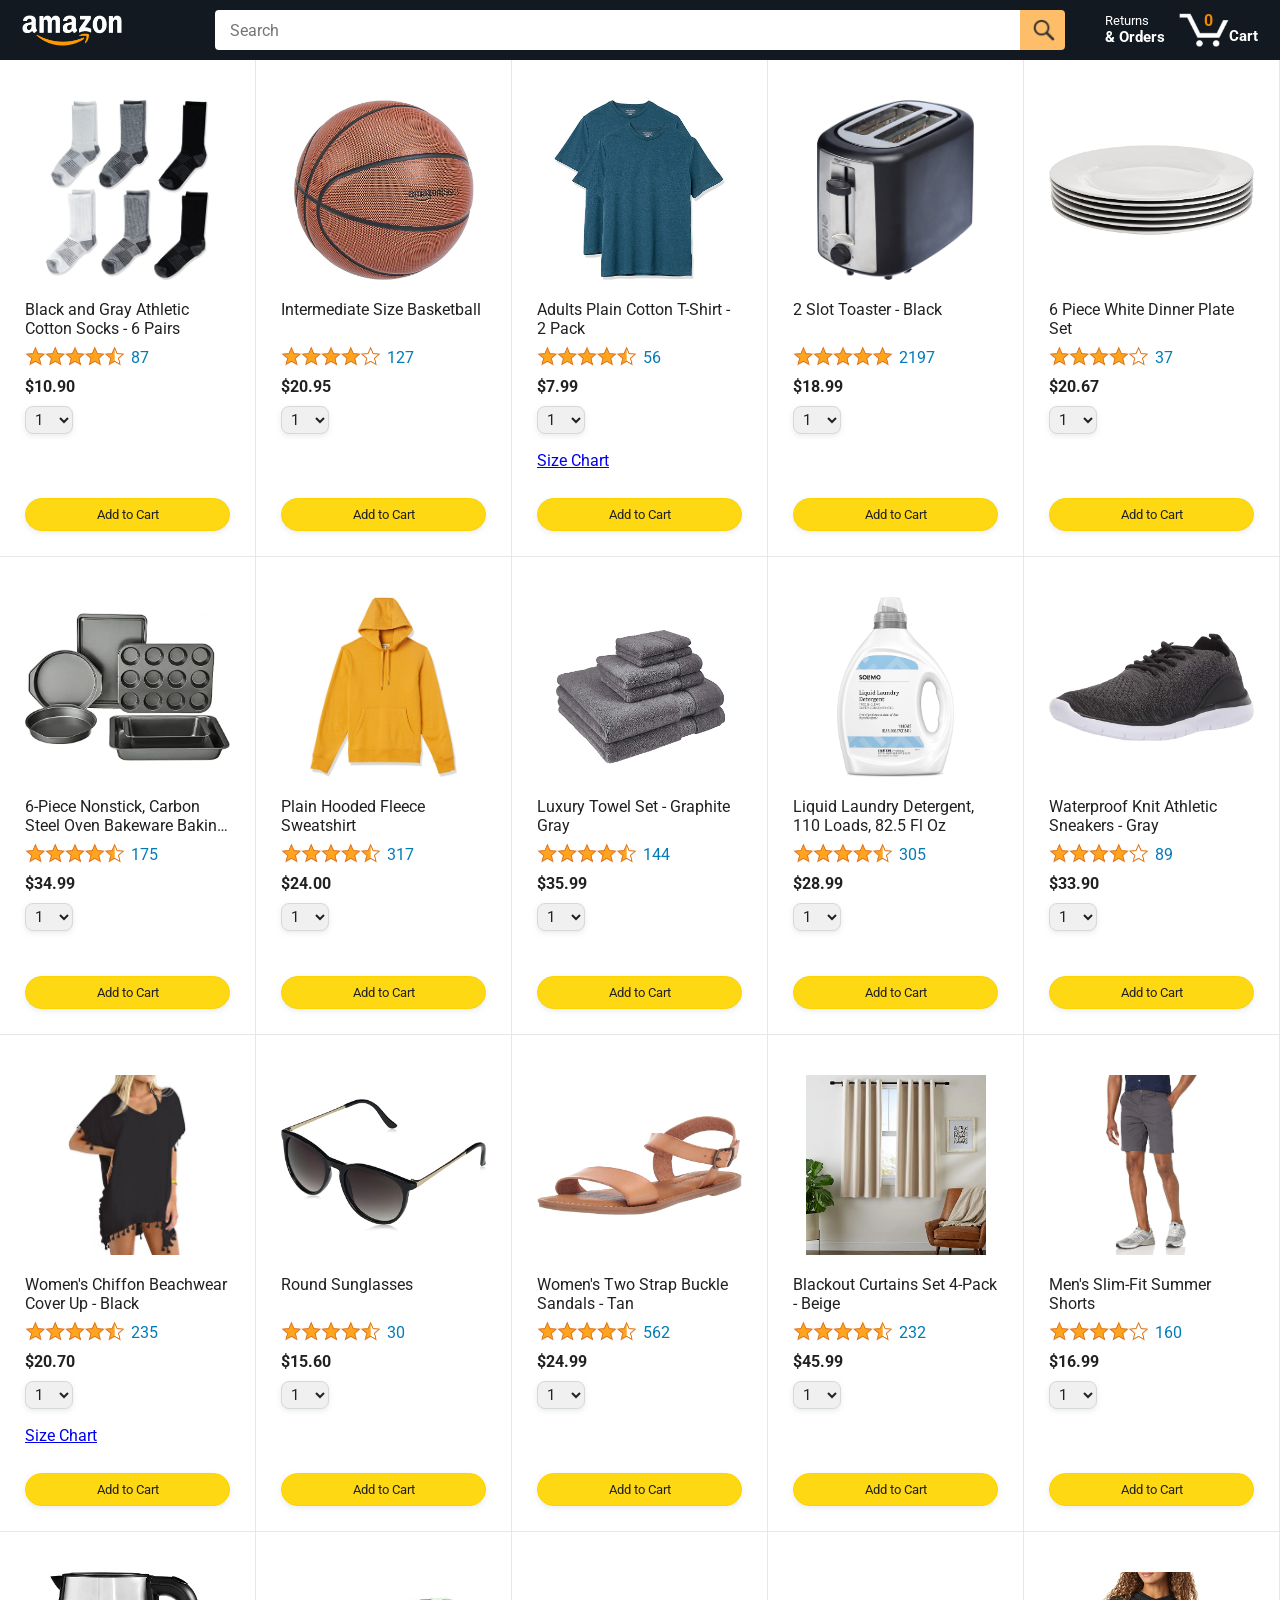
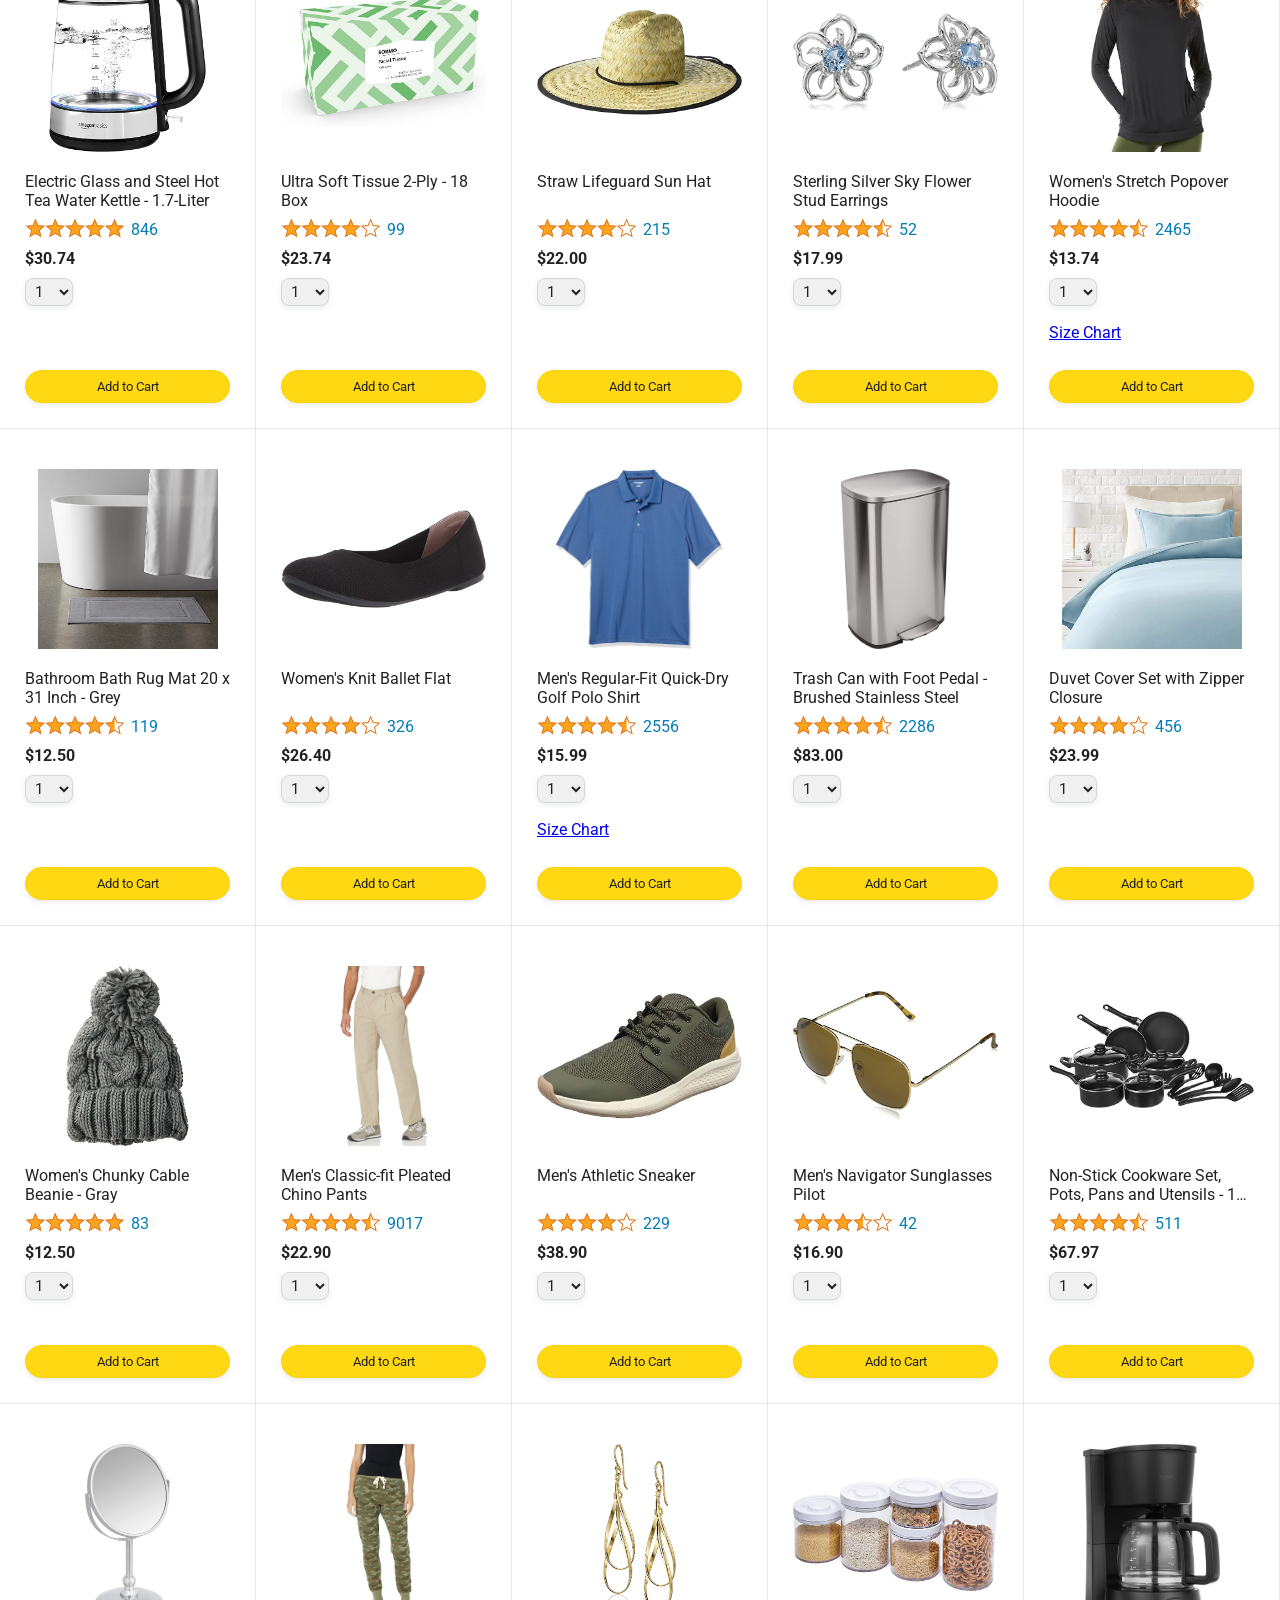
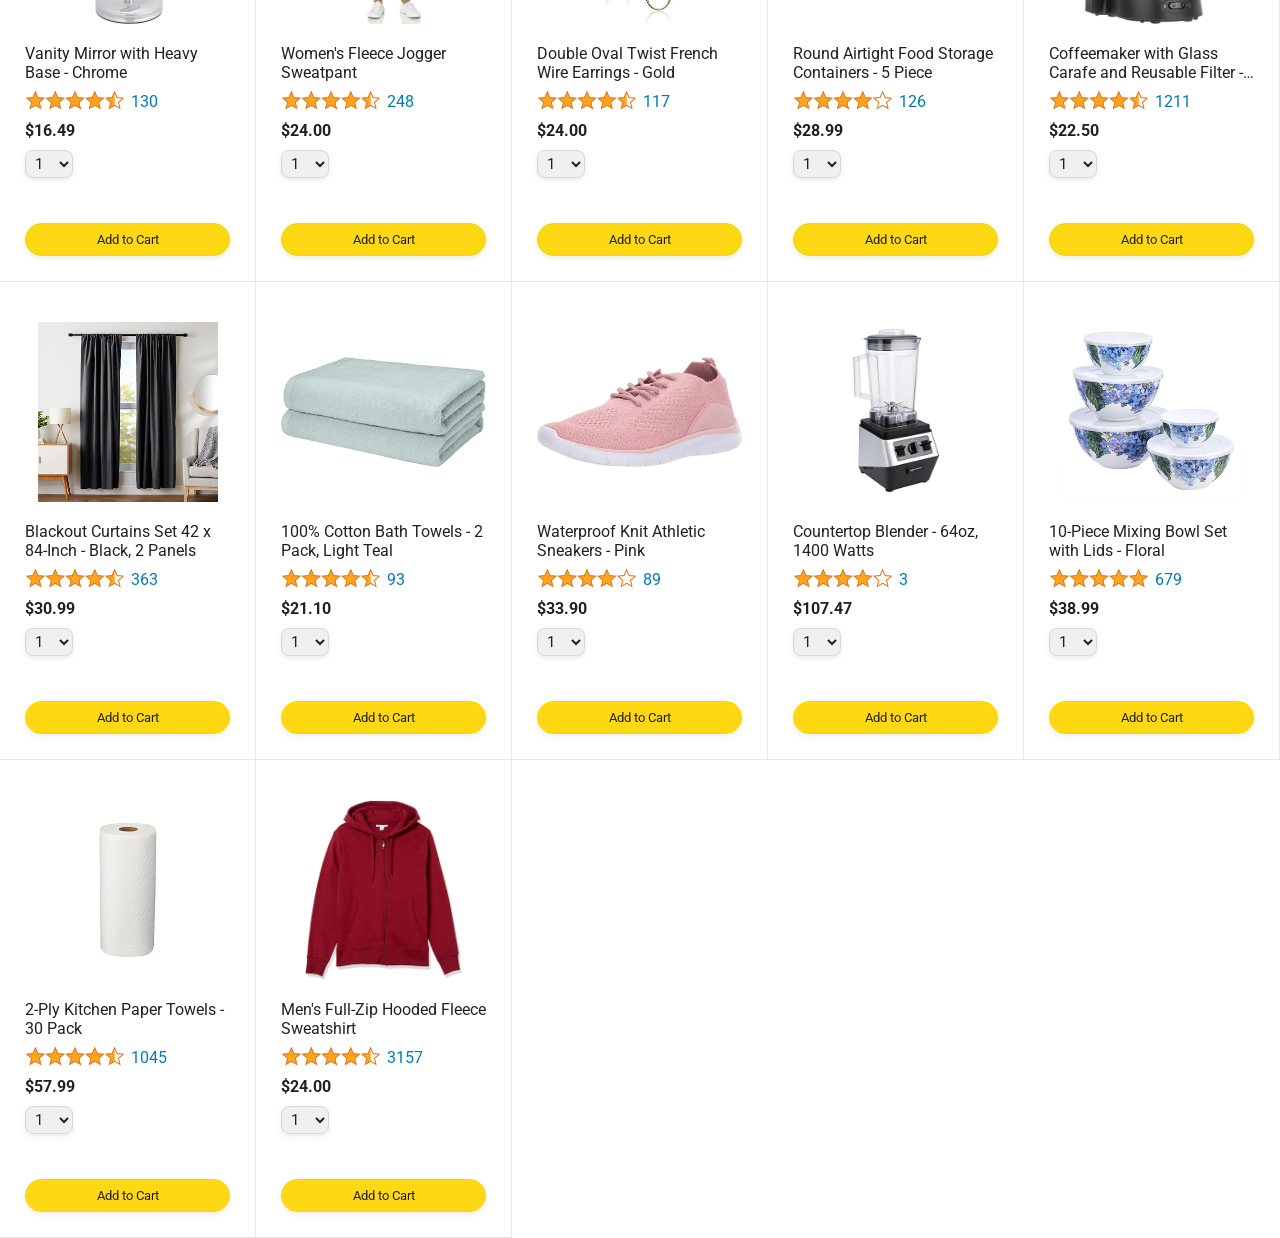
<file: index.html>
<!DOCTYPE html>
<html>

<head>
  <title>Amazon Project</title>

  <meta name="viewport" content="width=device-width, initial-scale=1">

  <link rel="preconnect" href="https://fonts.googleapis.com">
  <link rel="preconnect" href="https://fonts.gstatic.com" crossorigin>
  <link href="https://fonts.googleapis.com/css2?family=Roboto:wght@400;500;700&display=swap" rel="stylesheet">

  
  <link rel="stylesheet" href="styles/general.css">
  <link rel="stylesheet" href="styles/amazon.css">
  <link rel="stylesheet" href="styles/amazon2.css">
</head>

<body>
  <div class="amazon-header">
    <div class="amazon-header-left-section">
      <a href="amazon.html" class="header-link">
        <img class="amazon-logo" src="images/amazon-logo-white.png">
        <img class="amazon-mobile-logo" src="images/amazon-mobile-logo-white.png">
      </a>
    </div>

    <div class="amazon-header-middle-section">
      <input class="search-bar" type="text" placeholder="Search">

      <button class="search-button">
        <img class="search-icon" src="images/icons/search-icon.png">
      </button>
    </div>

    <div class="amazon-header-right-section">
      <a class="orders-link header-link" href="orders.html">
        <span class="returns-text">Returns</span>
        <span class="orders-text">& Orders</span>
      </a>

      <a class="cart-link header-link" href="checkout.html">
        <img class="cart-icon" src="images/icons/cart-icon.png">
        <div class="cart-quantity js-quantity">0</div>
        <div class="cart-text">Cart</div>
      </a>
    </div>
  </div>

  <div class="main">
    <div class="products-grid js-grid">
    </div>
  </div>
  
  
  <script type="module" src="javascript/amazon.js"></script>
</body>

</html>
</file>
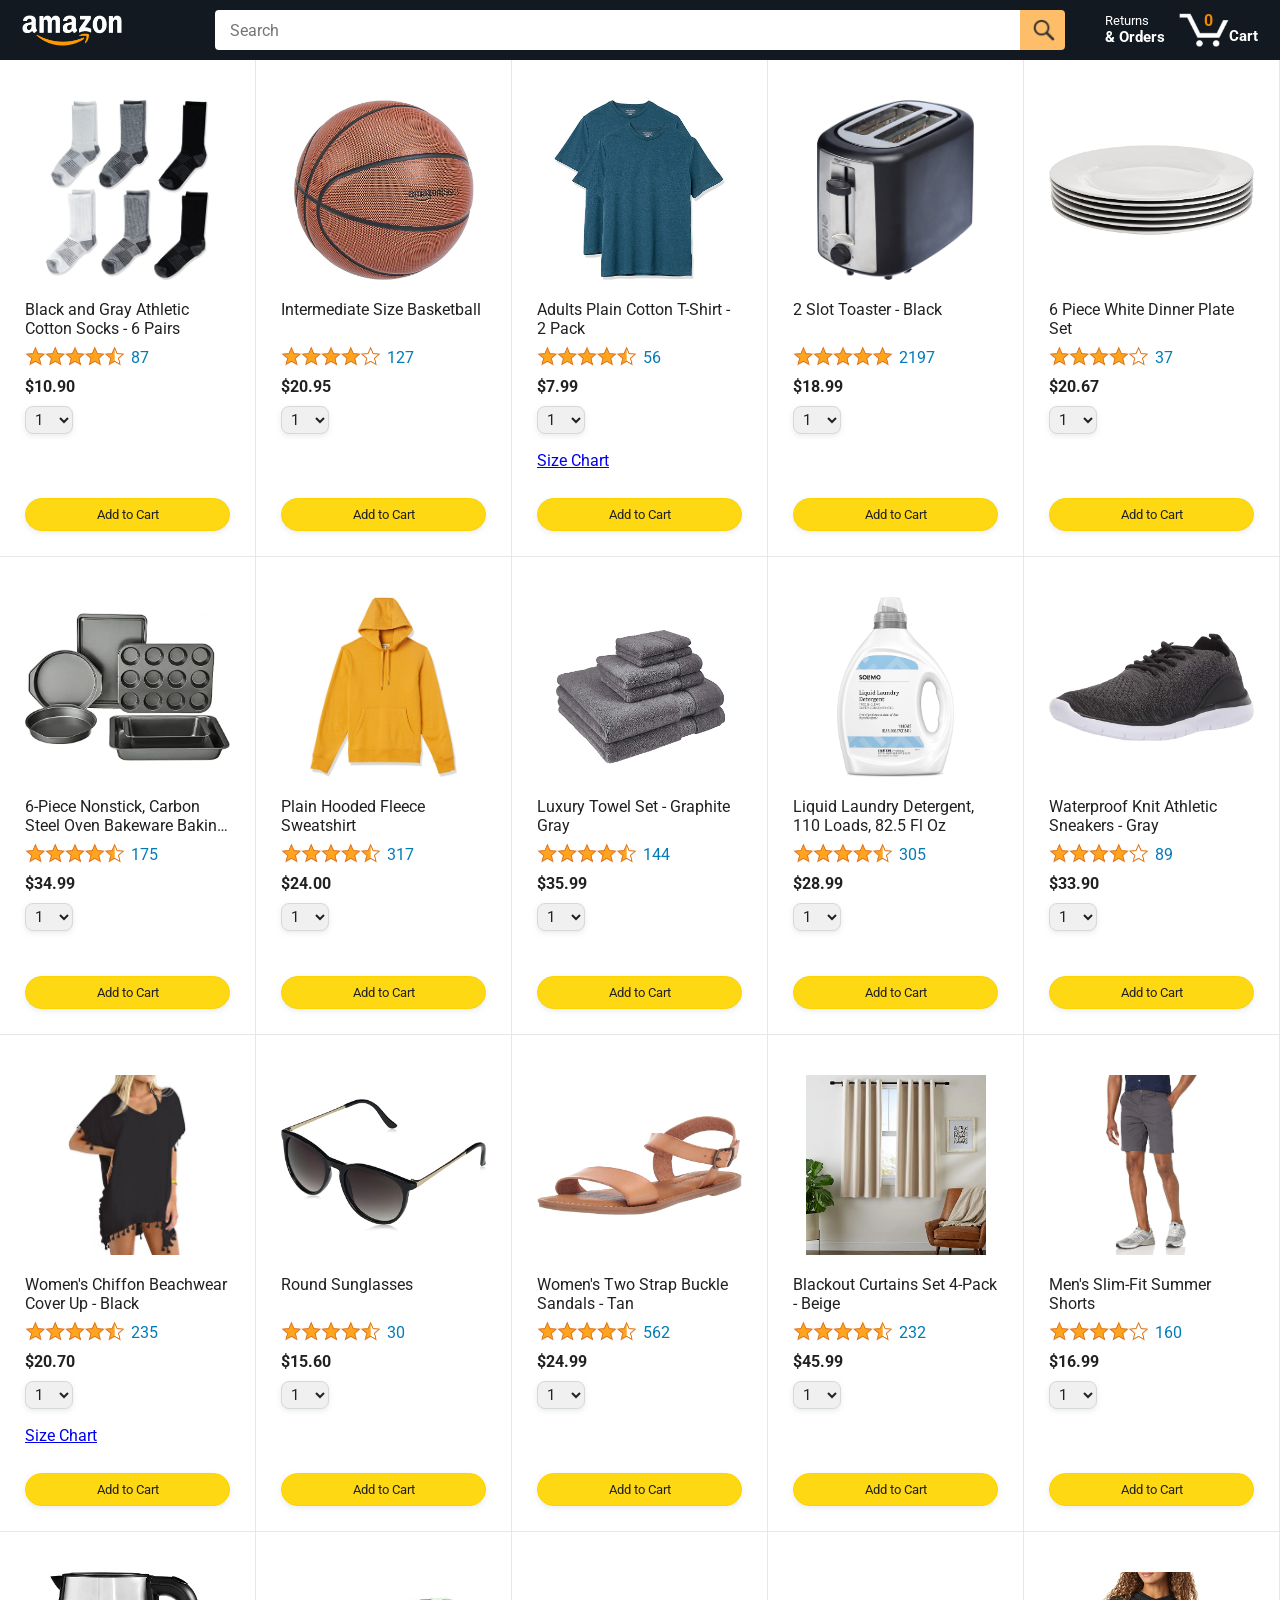
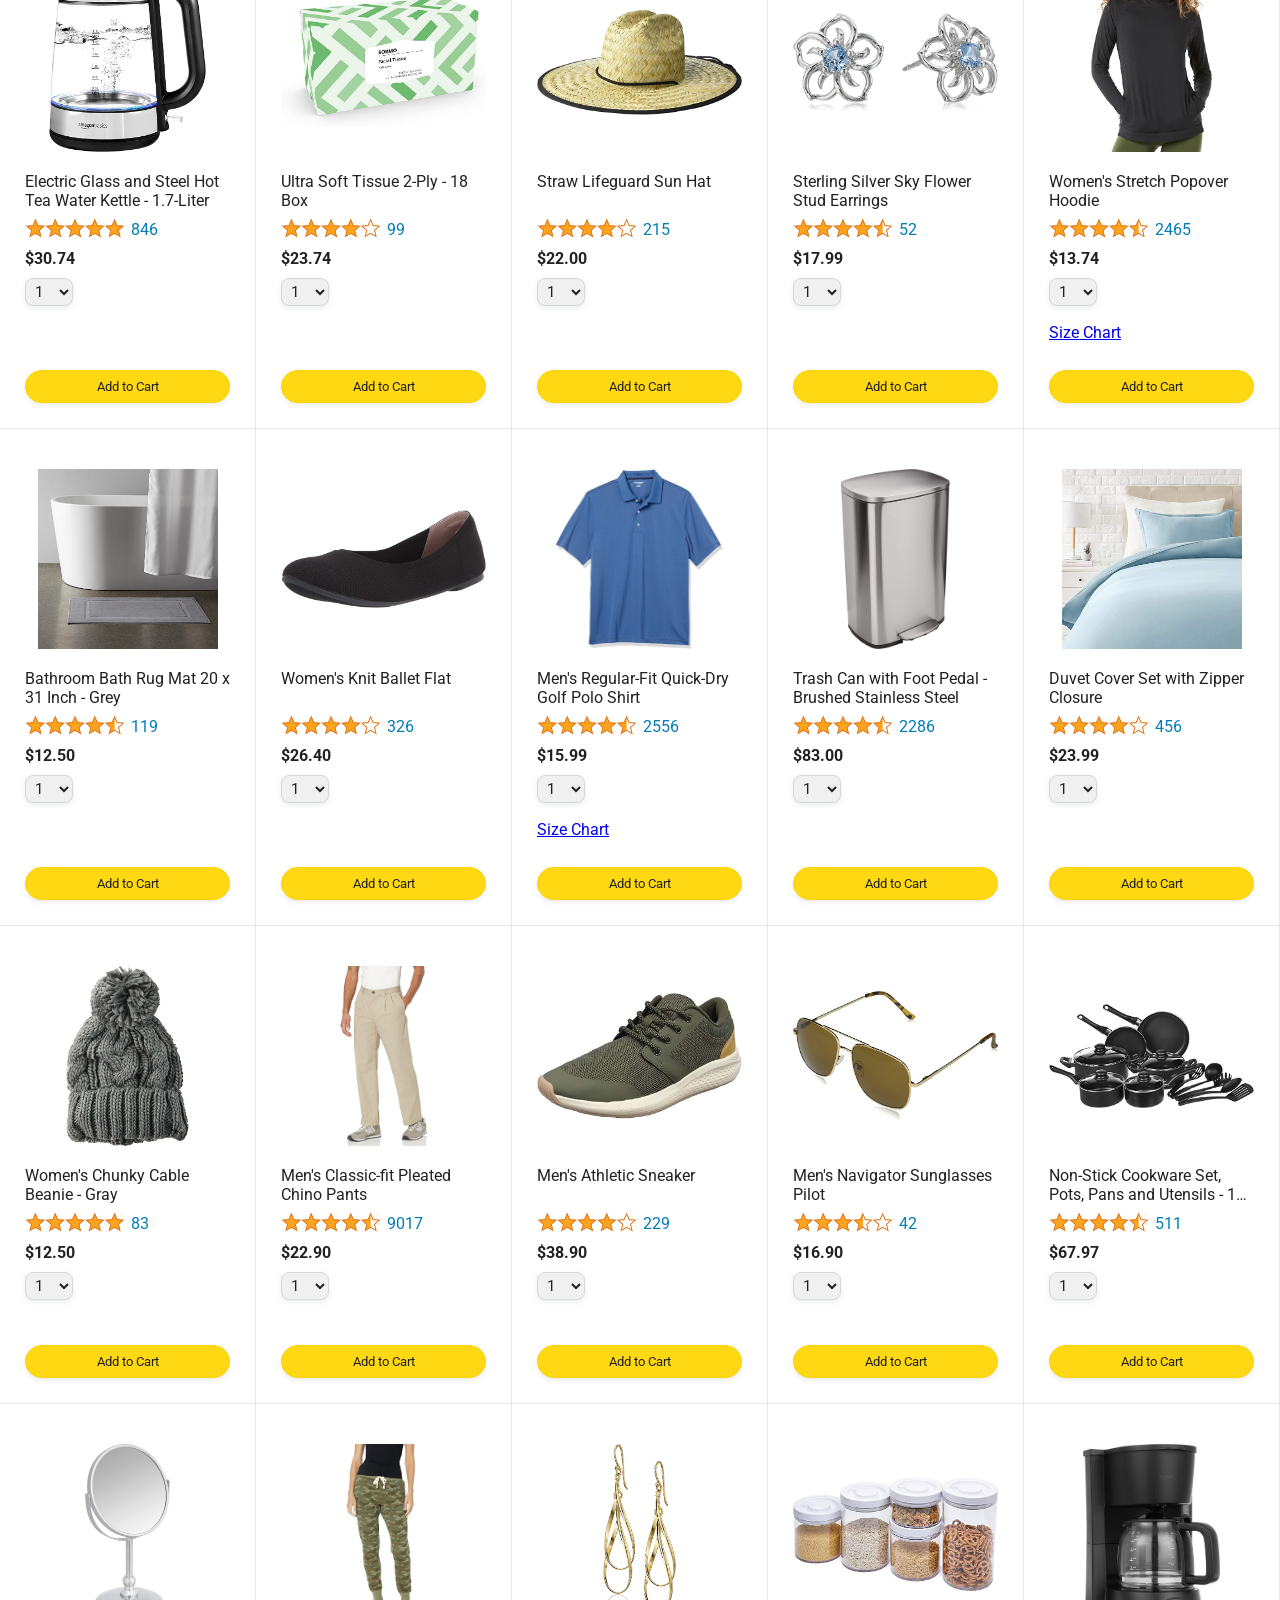
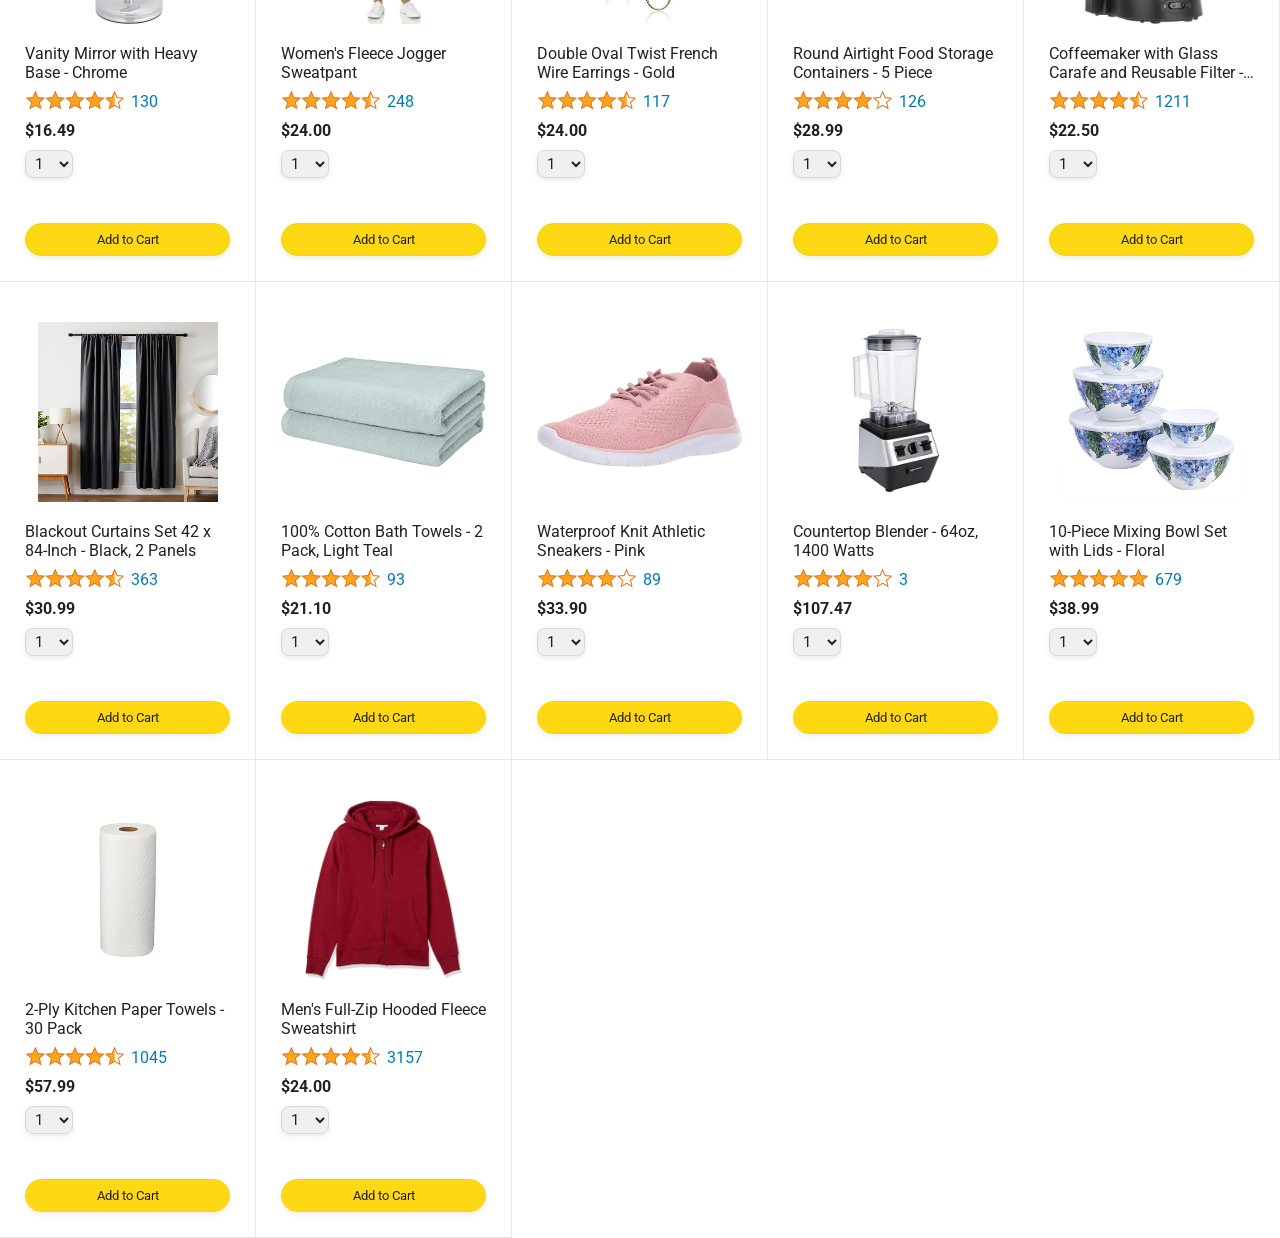
<file: amazon.html>
<!DOCTYPE html>
<html>

<head>
  <title>Amazon Project</title>

  <meta name="viewport" content="width=device-width, initial-scale=1">

  <link rel="preconnect" href="https://fonts.googleapis.com">
  <link rel="preconnect" href="https://fonts.gstatic.com" crossorigin>
  <link href="https://fonts.googleapis.com/css2?family=Roboto:wght@400;500;700&display=swap" rel="stylesheet">

  
  <link rel="stylesheet" href="styles/general.css">
  <link rel="stylesheet" href="styles/amazon.css">
  <link rel="stylesheet" href="styles/amazon2.css">
</head>

<body>
  <div class="amazon-header">
    <div class="amazon-header-left-section">
      <a href="amazon.html" class="header-link">
        <img class="amazon-logo" src="images/amazon-logo-white.png">
        <img class="amazon-mobile-logo" src="images/amazon-mobile-logo-white.png">
      </a>
    </div>

    <div class="amazon-header-middle-section">
      <input class="search-bar" type="text" placeholder="Search">

      <button class="search-button">
        <img class="search-icon" src="images/icons/search-icon.png">
      </button>
    </div>

    <div class="amazon-header-right-section">
      <a class="orders-link header-link" href="orders.html">
        <span class="returns-text">Returns</span>
        <span class="orders-text">& Orders</span>
      </a>

      <a class="cart-link header-link" href="checkout.html">
        <img class="cart-icon" src="images/icons/cart-icon.png">
        <div class="cart-quantity js-quantity">0</div>
        <div class="cart-text">Cart</div>
      </a>
    </div>
  </div>

  <div class="main">
    <div class="products-grid js-grid">
    </div>
  </div>
  
  
  <script type="module" src="javascript/amazon.js"></script>
</body>

</html>
</file>
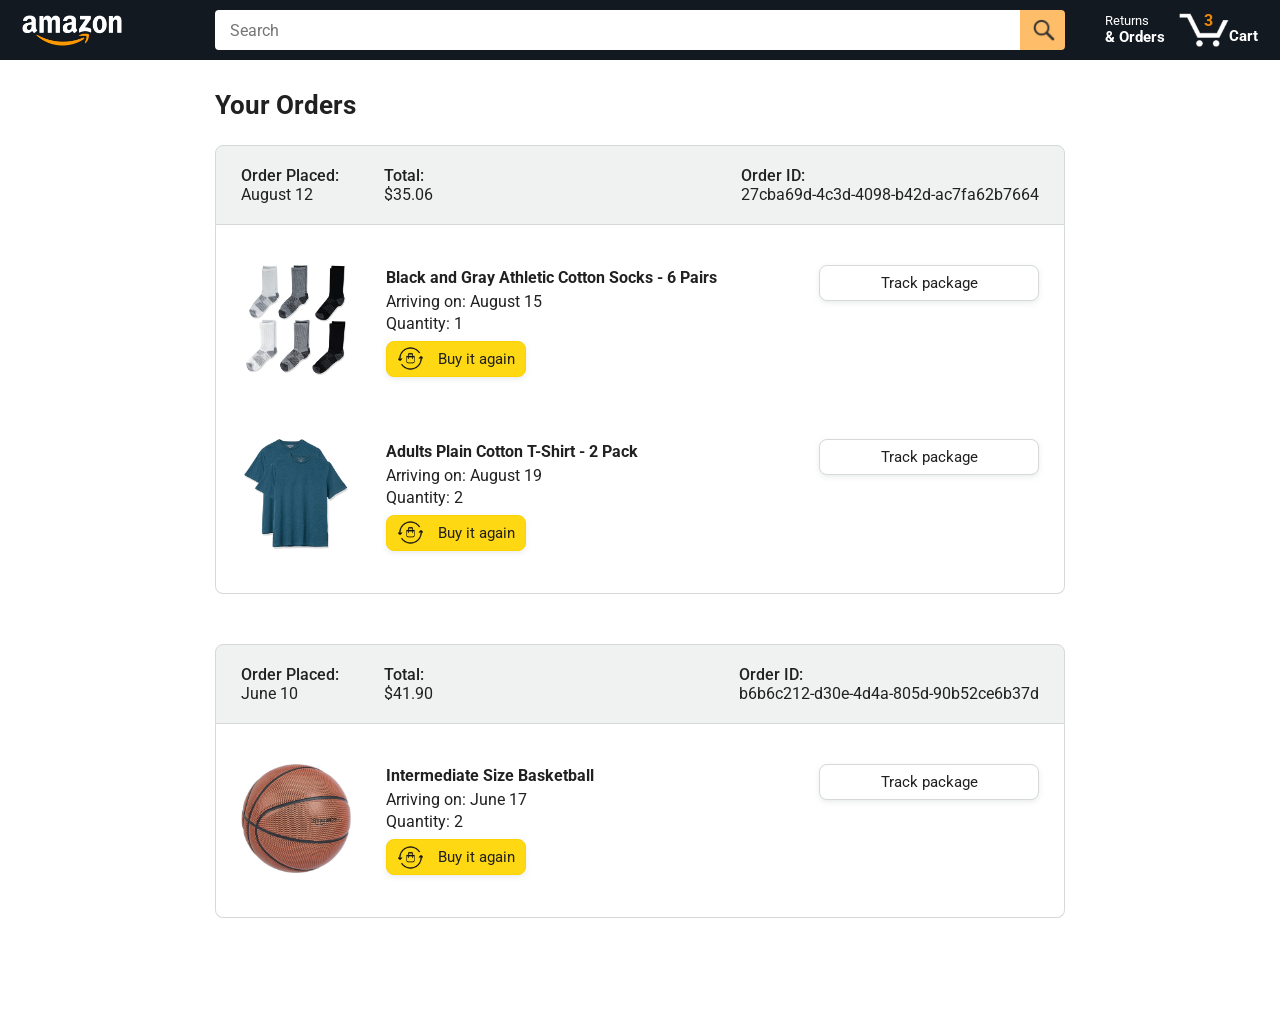
<file: orders.html>
<!DOCTYPE html>
<html>

<head>
  <title>Orders</title>

  <meta name="viewport" content="width=device-width, initial-scale=1">

  <link rel="preconnect" href="https://fonts.googleapis.com">
  <link rel="preconnect" href="https://fonts.gstatic.com" crossorigin>
  <link href="https://fonts.googleapis.com/css2?family=Roboto:wght@400;500;700&display=swap" rel="stylesheet">


  <link rel="stylesheet" href="styles/general.css">
  <link rel="stylesheet" href="styles/amazon.css">
  <link rel="stylesheet" href="styles/orders.css">
</head>

<body>
  <div class="amazon-header">
    <div class="amazon-header-left-section">
      <a href="amazon.html" class="header-link">
        <img class="amazon-logo" src="images/amazon-logo-white.png">
        <img class="amazon-mobile-logo" src="images/amazon-mobile-logo-white.png">
      </a>
    </div>

    <div class="amazon-header-middle-section">
      <input class="search-bar" type="text" placeholder="Search">

      <button class="search-button">
        <img class="search-icon" src="images/icons/search-icon.png">
      </button>
    </div>

    <div class="amazon-header-right-section">
      <a class="orders-link header-link" href="orders.html">
        <span class="returns-text">Returns</span>
        <span class="orders-text">& Orders</span>
      </a>

      <a class="cart-link header-link" href="checkout.html">
        <img class="cart-icon" src="images/icons/cart-icon.png">
        <div class="cart-quantity">3</div>
        <div class="cart-text">Cart</div>
      </a>
    </div>
  </div>

  <div class="main">
    <div class="page-title">Your Orders</div>

    <div class="orders-grid">
      <div class="order-container">

        <div class="order-header">
          <div class="order-header-left-section">
            <div class="order-date">
              <div class="order-header-label">Order Placed:</div>
              <div>August 12</div>
            </div>
            <div class="order-total">
              <div class="order-header-label">Total:</div>
              <div>$35.06</div>
            </div>
          </div>

          <div class="order-header-right-section">
            <div class="order-header-label">Order ID:</div>
            <div>27cba69d-4c3d-4098-b42d-ac7fa62b7664</div>
          </div>
        </div>

        <div class="order-details-grid">
          <div class="product-image-container">
            <img src="images/products/athletic-cotton-socks-6-pairs.jpg">
          </div>

          <div class="product-details">
            <div class="product-name">
              Black and Gray Athletic Cotton Socks - 6 Pairs
            </div>
            <div class="product-delivery-date">
              Arriving on: August 15
            </div>
            <div class="product-quantity">
              Quantity: 1
            </div>
            <button class="buy-again-button button-primary">
              <img class="buy-again-icon" src="images/icons/buy-again.png">
              <span class="buy-again-message">Buy it again</span>
            </button>
          </div>

          <div class="product-actions">
            <a href="tracking.html">
              <button class="track-package-button button-secondary">
                Track package
              </button>
            </a>
          </div>

          <div class="product-image-container">
            <img src="images/products/adults-plain-cotton-tshirt-2-pack-teal.jpg">
          </div>

          <div class="product-details">
            <div class="product-name">
              Adults Plain Cotton T-Shirt - 2 Pack
            </div>
            <div class="product-delivery-date">
              Arriving on: August 19
            </div>
            <div class="product-quantity">
              Quantity: 2
            </div>
            <button class="buy-again-button button-primary">
              <img class="buy-again-icon" src="images/icons/buy-again.png">
              <span class="buy-again-message">Buy it again</span>
            </button>
          </div>

          <div class="product-actions">
            <a href="tracking.html">
              <button class="track-package-button button-secondary">
                Track package
              </button>
            </a>
          </div>
        </div>
      </div>

      <div class="order-container">

        <div class="order-header">
          <div class="order-header-left-section">
            <div class="order-date">
              <div class="order-header-label">Order Placed:</div>
              <div>June 10</div>
            </div>
            <div class="order-total">
              <div class="order-header-label">Total:</div>
              <div>$41.90</div>
            </div>
          </div>

          <div class="order-header-right-section">
            <div class="order-header-label">Order ID:</div>
            <div>b6b6c212-d30e-4d4a-805d-90b52ce6b37d</div>
          </div>
        </div>

        <div class="order-details-grid">
          <div class="product-image-container">
            <img src="images/products/intermediate-composite-basketball.jpg">
          </div>

          <div class="product-details">
            <div class="product-name">
              Intermediate Size Basketball
            </div>
            <div class="product-delivery-date">
              Arriving on: June 17
            </div>
            <div class="product-quantity">
              Quantity: 2
            </div>
            <button class="buy-again-button button-primary">
              <img class="buy-again-icon" src="images/icons/buy-again.png">
              <span class="buy-again-message">Buy it again</span>
            </button>
          </div>

          <div class="product-actions">
            <a href="tracking.html">
              <button class="track-package-button button-secondary">
                Track package
              </button>
            </a>
          </div>
        </div>
      </div>
    </div>
  </div>
</body>

</html>
</file>
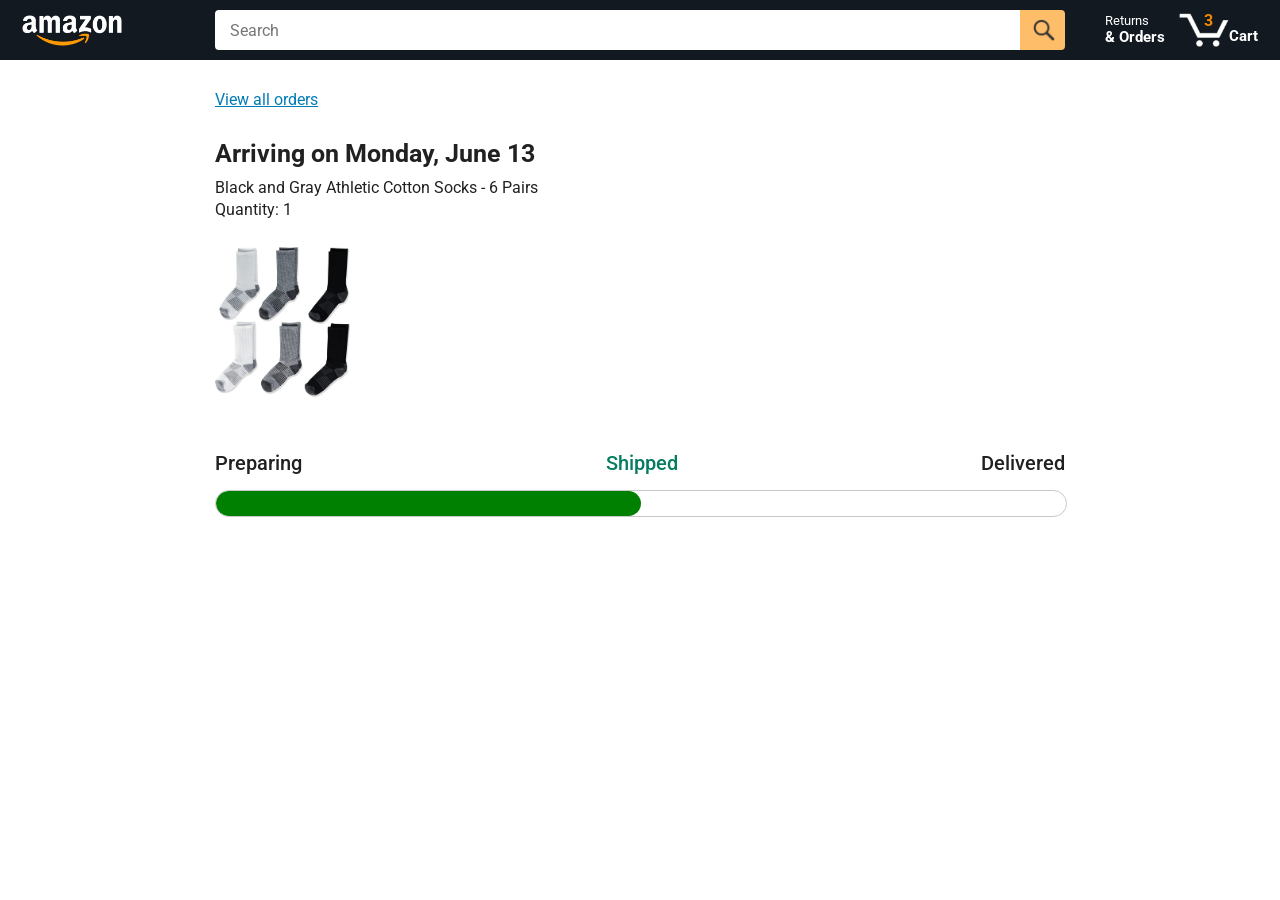
<file: tracking.html>
<!DOCTYPE html>
<html>

<head>
  <title>Tracking</title>

  <meta name="viewport" content="width=device-width, initial-scale=1">


  <link rel="preconnect" href="https://fonts.googleapis.com">
  <link rel="preconnect" href="https://fonts.gstatic.com" crossorigin>
  <link href="https://fonts.googleapis.com/css2?family=Roboto:wght@400;500;700&display=swap" rel="stylesheet">


  <link rel="stylesheet" href="styles/general.css">
  <link rel="stylesheet" href="styles/amazon.css">
  <link rel="stylesheet" href="styles/tracking.css">
</head>

<body>
  <div class="amazon-header">
    <div class="amazon-header-left-section">
      <a href="amazon.html" class="header-link">
        <img class="amazon-logo" src="images/amazon-logo-white.png">
        <img class="amazon-mobile-logo" src="images/amazon-mobile-logo-white.png">
      </a>
    </div>

    <div class="amazon-header-middle-section">
      <input class="search-bar" type="text" placeholder="Search">

      <button class="search-button">
        <img class="search-icon" src="images/icons/search-icon.png">
      </button>
    </div>

    <div class="amazon-header-right-section">
      <a class="orders-link header-link" href="orders.html">
        <span class="returns-text">Returns</span>
        <span class="orders-text">& Orders</span>
      </a>

      <a class="cart-link header-link" href="checkout.html">
        <img class="cart-icon" src="images/icons/cart-icon.png">
        <div class="cart-quantity">3</div>
        <div class="cart-text">Cart</div>
      </a>
    </div>
  </div>

  <div class="main">
    <div class="order-tracking">
      <a class="back-to-orders-link link-primary" href="orders.html">
        View all orders
      </a>

      <div class="delivery-date">
        Arriving on Monday, June 13
      </div>

      <div class="product-info">
        Black and Gray Athletic Cotton Socks - 6 Pairs
      </div>

      <div class="product-info">
        Quantity: 1
      </div>

      <img class="product-image" src="images/products/athletic-cotton-socks-6-pairs.jpg">

      <div class="progress-labels-container">
        <div class="progress-label">
          Preparing
        </div>
        <div class="progress-label current-status">
          Shipped
        </div>
        <div class="progress-label">
          Delivered
        </div>
      </div>

      <div class="progress-bar-container">
        <div class="progress-bar"></div>
      </div>
    </div>
  </div>
</body>

</html>
</file>
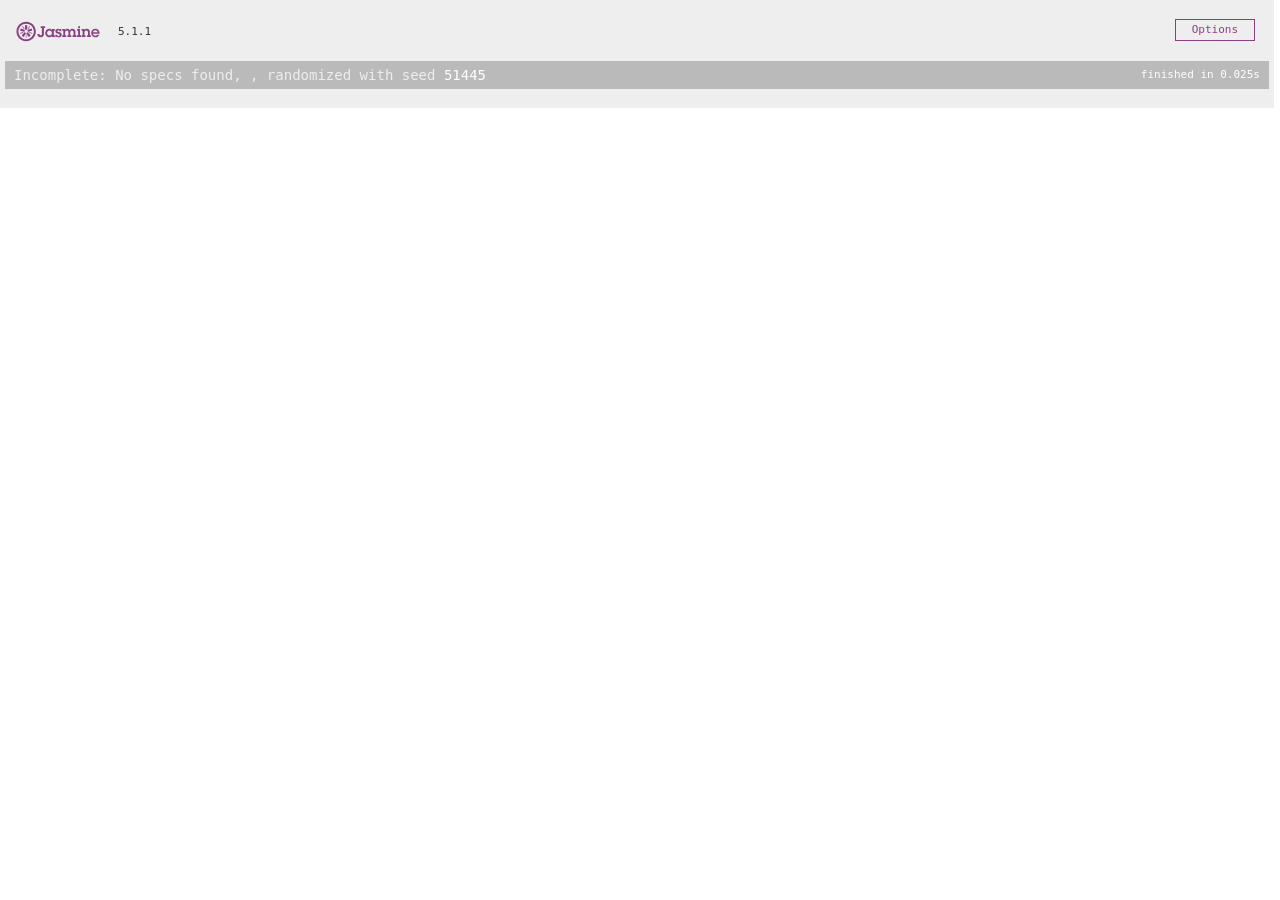
<file: jasmine-standalone-5.1.1/test.html>
<!DOCTYPE html>
<html>
<head>
  <meta charset="utf-8">
  <title>Jasmine Spec Runner v5.1.1</title>

  <link rel="shortcut icon" type="image/png" href="lib/jasmine-5.1.1/jasmine_favicon.png">
  <link rel="stylesheet" href="lib/jasmine-5.1.1/jasmine.css">

  <script src="lib/jasmine-5.1.1/jasmine.js"></script>
  <script src="lib/jasmine-5.1.1/jasmine-html.js"></script>
  <script src="lib/jasmine-5.1.1/boot0.js"></script>
  <!-- optional: include a file here that configures the Jasmine env -->
  <script src="lib/jasmine-5.1.1/boot1.js"></script>

  
</head>

<body>
</body>
</html>
</file>
<file: styles/general.css>
body {
  font-family: Roboto, Arial;
  color: rgb(33, 33, 33);

  margin: 0;
}

p {
  margin: 0;
}

button {
  cursor: pointer;
}

select {
  cursor: pointer;
}

input,
select,
button {
  font-family: Roboto, Arial;
}

.button-primary {
  color: rgb(33, 33, 33);
  background-color: rgb(255, 216, 20);
  border: 1px solid rgb(252, 210, 0);
  border-radius: 8px;
  cursor: pointer;
  box-shadow: 0 2px 5px rgba(213, 217, 217, 0.5);
}

.button-primary:hover {
  background-color: rgb(247, 202, 0);
  border: 1px solid rgb(242, 194, 0);
}

.button-primary:active {
  background: rgb(255, 216, 20);
  border-color: rgb(252, 210, 0);
  box-shadow: none;
}

.button-secondary {
  color: rgb(33, 33, 33);
  background: white;
  border: 1px solid rgb(213, 217, 217);
  border-radius: 8px;
  cursor: pointer;
  box-shadow: 0 2px 5px rgba(213, 217, 217, 0.5);
}

.button-secondary:hover {
  background-color: rgb(247, 250, 250);
}

.button-secondary:active {
  background-color: rgb(237, 253, 255);
  box-shadow: none;
}


 
.limit-text-to-2-lines {
  display: -webkit-box;
  -webkit-line-clamp: 2;
  -webkit-box-orient: vertical;
  overflow: hidden;
}

.link-primary {
  color: rgb(1, 124, 182);
  cursor: pointer;
}

.link-primary:hover {
  color: rgb(196, 80, 0);
}


select {
  color: rgb(33, 33, 33);
  background-color: rgb(240, 240, 240);
  border: 1px solid rgb(213, 217, 217);
  border-radius: 8px;
  padding: 3px 5px;
  font-size: 15px;
  cursor: pointer;
  box-shadow: 0 2px 5px rgba(213, 217, 217, 0.5);
}

select:focus,
input:focus {
  outline: 2px solid rgb(255, 153, 0);
}
</file>
<file: styles/amazon.css>
.amazon-header {
  background-color: rgb(19, 25, 33);
  color: white;
  padding-left: 15px;
  padding-right: 15px;

  display: flex;
  align-items: center;
  justify-content: space-between;

  position: fixed;
  top: 0;
  left: 0;
  right: 0;
  height: 60px;
}

.amazon-header-left-section {
  width: 180px;
}

@media (max-width: 800px) {
  .amazon-header-left-section {
    width: unset;
  }
}

.header-link {
  display: inline-block;
  padding: 6px;
  border-radius: 2px;
  cursor: pointer;
  text-decoration: none;
  border: 1px solid rgba(0, 0, 0, 0);
}

.header-link:hover {
  border: 1px solid white;
}

.amazon-logo {
  width: 100px;
  margin-top: 5px;
}

.amazon-mobile-logo {
  display: none;
}

@media (max-width: 575px) {
  .amazon-logo {
    display: none;
  }

  .amazon-mobile-logo {
    display: block;
    height: 35px;
    margin-top: 5px;
  }
}

.amazon-header-middle-section {
  flex: 1;
  max-width: 850px;
  margin-left: 10px;
  margin-right: 10px;
  display: flex;
}

.search-bar {
  flex: 1;
  width: 0;
  font-size: 16px;
  height: 38px;
  padding-left: 15px;
  border: none;
  border-top-left-radius: 4px;
  border-bottom-left-radius: 4px;
  border-top-right-radius: 0;
  border-bottom-right-radius: 0;
}

.search-button {
  background-color: rgb(254, 189, 105);
  border: none;
  width: 45px;
  height: 40px;
  border-top-right-radius: 4px;
  border-bottom-right-radius: 4px;
  flex-shrink: 0;
}

.search-icon {
  height: 22px;
  margin-left: 2px;
  margin-top: 3px;
}

.amazon-header-right-section {
  width: 180px;
  flex-shrink: 0;
  display: flex;
  justify-content: end;
}

.orders-link {
  color: white;
}

.returns-text {
  display: block;
  font-size: 13px;
}

.orders-text {
  display: block;
  font-size: 15px;
  font-weight: 700;
}

.cart-link {
  color: white;
  display: flex;
  align-items: center;
  position: relative;
}

.cart-icon {
  width: 50px;
}

.cart-text {
  margin-top: 12px;
  font-size: 15px;
  font-weight: 700;
}

.cart-quantity {
  color: rgb(240, 136, 4);
  font-size: 16px;
  font-weight: 700;

  position: absolute;
  top: 4px;
  left: 22px;

  width: 26px;
  text-align: center;
}
</file>
<file: styles/amazon2.css>
.main {
  margin-top: 60px;
}

.products-grid {
  display: grid;

  grid-template-columns: repeat(8, 1fr);
}


@media (max-width: 2000px) {
  .products-grid {
    grid-template-columns: repeat(7, 1fr);
  }
}


@media (max-width: 1600px) {
  .products-grid {
    grid-template-columns: repeat(6, 1fr);
  }
}

@media (max-width: 1300px) {
  .products-grid {
    grid-template-columns: repeat(5, 1fr);
  }
}

@media (max-width: 1000px) {
  .products-grid {
    grid-template-columns: repeat(4, 1fr);
  }
}

@media (max-width: 800px) {
  .products-grid {
    grid-template-columns: repeat(3, 1fr);
  }
}

@media (max-width: 575px) {
  .products-grid {
    grid-template-columns: repeat(2, 1fr);
  }
}

@media (max-width: 450px) {
  .products-grid {
    grid-template-columns: 1fr;
  }
}

.product-container {
  padding-top: 40px;
  padding-bottom: 25px;
  padding-left: 25px;
  padding-right: 25px;

  border-right: 1px solid rgb(231, 231, 231);
  border-bottom: 1px solid rgb(231, 231, 231);

  display: flex;
  flex-direction: column;
}

.product-image-container {
  display: flex;
  justify-content: center;
  align-items: center;

  height: 180px;
  margin-bottom: 20px;
}

.product-image {
  
  max-width: 100%;
  max-height: 100%;
}

.product-name {
  height: 40px;
  margin-bottom: 5px;
}

.product-rating-container {
  display: flex;
  align-items: center;
  margin-bottom: 10px;
}

.product-rating-stars {
  width: 100px;
  margin-right: 6px;
}

.product-rating-count {
  color: rgb(1, 124, 182);
  cursor: pointer;
  margin-top: 3px;
}

.product-price {
  font-weight: 700;
  margin-bottom: 10px;
}

.product-quantity-container {
  margin-bottom: 17px;
}

.product-spacer {
  flex: 1;
}

.added-to-cart {
  color: rgb(6, 125, 98);
  font-size: 16px;

  display: flex;
  align-items: center;
  margin-bottom: 8px;


  opacity: 0;
}

.added-to-cart img {
  height: 20px;
  margin-right: 5px;
}

.add-to-cart-button {
  width: 100%;
  padding: 8px;
  border-radius: 50px;
}
</file>
<file: styles/orders.css>
.main {
  max-width: 850px;
  margin-top: 90px;
  margin-bottom: 100px;
  padding-left: 20px;
  padding-right: 20px;


  margin-left: auto;
  margin-right: auto;
}

.page-title {
  font-weight: 700;
  font-size: 26px;
  margin-bottom: 25px;
}

.orders-grid {
  display: grid;
  grid-template-columns: 1fr;
  row-gap: 50px;
}

.order-header {
  background-color: rgb(240, 242, 242);
  border: 1px solid rgb(213, 217, 217);

  display: flex;
  align-items: center;
  justify-content: space-between;

  padding: 20px 25px;
  border-top-left-radius: 8px;
  border-top-right-radius: 8px;
}

.order-header-left-section {
  display: flex;
  flex-shrink: 0;
}

.order-header-label {
  font-weight: 500;
}

.order-date,
.order-total {
  margin-right: 45px;
}

.order-header-right-section {
  flex-shrink: 1;
}

@media (max-width: 575px) {
  .order-header {
    flex-direction: column;
    align-items: start;
    line-height: 23px;
    padding: 15px;
  }

  .order-header-left-section {
    flex-direction: column;
  }

  .order-header-label {
    margin-right: 5px;
  }

  .order-date,
  .order-total {
    display: grid;
    grid-template-columns: auto 1fr;
    margin-right: 0;
  }

  .order-header-right-section {
    display: grid;
    grid-template-columns: auto 1fr;
  }
}

.order-details-grid {
  padding: 40px 25px;
  border: 1px solid rgb(213, 217, 217);
  border-top: none;
  border-bottom-left-radius: 8px;
  border-bottom-right-radius: 8px;

  display: grid;
  grid-template-columns: 110px 1fr 220px;
  column-gap: 35px;
  row-gap: 60px;
  align-items: center;
}

@media (max-width: 800px) {
  .order-details-grid {
    grid-template-columns: 110px 1fr;
    row-gap: 0;
    padding-bottom: 8px;
  }
}

@media (max-width: 450px) {
  .order-details-grid {
    grid-template-columns: 1fr;
  }
}

.product-image-container {
  text-align: center;
}

.product-image-container img {
  max-width: 110px;
  max-height: 110px;
}

.product-name {
  font-weight: 700;
  margin-bottom: 5px;
}

.product-delivery-date {
  margin-bottom: 3px;
}

.product-quantity {
  margin-bottom: 8px;
}

.buy-again-button {
  font-size: 15px;
  width: 140px;
  height: 36px;
  border-radius: 8px;

  display: flex;
  align-items: center;
  justify-content: center;
}

.buy-again-icon {
  width: 25px;
  margin-right: 15px;
}

.product-actions {
  align-self: start;
}

.track-package-button {
  width: 100%;
  font-size: 15px;
  padding: 8px;
}

@media (max-width: 800px) {
  .buy-again-button {
    margin-bottom: 10px;
  }

  .product-actions {
  
    grid-column: 2;
    margin-bottom: 30px;
  }

  .track-package-button {
    width: 140px;
  }
}

@media (max-width: 450px) {
  .product-image-container {
    text-align: center;
    margin-bottom: 25px;
  }

  .product-image-container img {
    max-width: 150px;
    max-height: 150px;
  }

  .product-name {
    margin-bottom: 10px;
  }

  .product-quantity {
    margin-bottom: 15px;
  }

  .buy-again-button {
    width: 100%;
    margin-bottom: 15px;
  }

  .product-actions {
   
    grid-column: auto;
    margin-bottom: 70px;
  }

  .track-package-button {
    width: 100%;
    padding: 12px;
  }
}
</file>
<file: styles/tracking.css>
.main {
  max-width: 850px;
  margin-top: 90px;
  margin-bottom: 100px;
  padding-left: 30px;
  padding-right: 30px;

  margin-left: auto;
  margin-right: auto;
}

.back-to-orders-link {
  display: inline-block;
  margin-bottom: 30px;
}

.delivery-date {
  font-size: 25px;
  font-weight: 700;
  margin-bottom: 10px;
}

.product-info {
  margin-bottom: 3px;
}

.product-image {
  max-width: 150px;
  max-height: 150px;
  margin-top: 25px;
  margin-bottom: 50px;
}

.progress-labels-container {
  display: flex;
  justify-content: space-between;
  font-size: 20px;
  font-weight: 500;
  margin-bottom: 15px;
}

.current-status {
  color: rgb(6, 125, 98);
}

@media (max-width: 575px) {
  .progress-labels-container {
    font-size: 16px;
  }
}

@media (max-width: 450px) {
  .progress-labels-container {
    flex-direction: column;
    margin-bottom: 5px;
  }

  .progress-label {
    margin-bottom: 3px;
  }
}

.progress-bar-container {
  height: 25px;
  width: 100%;

  border: 1px solid rgb(200, 200, 200);
  border-radius: 50px;
  overflow: hidden;
}

.progress-bar {
  height: 100%;
  background-color: green;
  border-radius: 50px;
  width: 50%;
}
</file>
<file: jasmine-standalone-5.1.1/lib/jasmine-5.1.1/jasmine.css>
@charset "UTF-8";
body {
  overflow-y: scroll;
}

.jasmine_html-reporter {
  width: 100%;
  background-color: #eee;
  padding: 5px;
  margin: -8px;
  font-size: 11px;
  font-family: Monaco, "Lucida Console", monospace;
  line-height: 14px;
  color: #333;
}
.jasmine_html-reporter a {
  text-decoration: none;
}
.jasmine_html-reporter a:hover {
  text-decoration: underline;
}
.jasmine_html-reporter p, .jasmine_html-reporter h1, .jasmine_html-reporter h2, .jasmine_html-reporter h3, .jasmine_html-reporter h4, .jasmine_html-reporter h5, .jasmine_html-reporter h6 {
  margin: 0;
  line-height: 14px;
}
.jasmine_html-reporter .jasmine-banner,
.jasmine_html-reporter .jasmine-symbol-summary,
.jasmine_html-reporter .jasmine-summary,
.jasmine_html-reporter .jasmine-result-message,
.jasmine_html-reporter .jasmine-spec .jasmine-description,
.jasmine_html-reporter .jasmine-spec-detail .jasmine-description,
.jasmine_html-reporter .jasmine-alert .jasmine-bar,
.jasmine_html-reporter .jasmine-stack-trace {
  padding-left: 9px;
  padding-right: 9px;
}
.jasmine_html-reporter .jasmine-banner {
  position: relative;
}
.jasmine_html-reporter .jasmine-banner .jasmine-title {
  background: url("[data-uri]") no-repeat;
  background: url("[data-uri]") no-repeat, none;
  background-size: 100%;
  display: block;
  float: left;
  width: 90px;
  height: 25px;
}
.jasmine_html-reporter .jasmine-banner .jasmine-version {
  margin-left: 14px;
  position: relative;
  top: 6px;
}
.jasmine_html-reporter #jasmine_content {
  position: fixed;
  right: 100%;
}
.jasmine_html-reporter .jasmine-banner {
  margin-top: 14px;
}
.jasmine_html-reporter .jasmine-duration {
  color: #fff;
  float: right;
  line-height: 28px;
  padding-right: 9px;
}
.jasmine_html-reporter .jasmine-symbol-summary {
  overflow: hidden;
  margin: 14px 0;
}
.jasmine_html-reporter .jasmine-symbol-summary li {
  display: inline-block;
  height: 10px;
  width: 14px;
  font-size: 16px;
}
.jasmine_html-reporter .jasmine-symbol-summary li.jasmine-passed {
  font-size: 14px;
}
.jasmine_html-reporter .jasmine-symbol-summary li.jasmine-passed:before {
  color: #007069;
  content: "•";
}
.jasmine_html-reporter .jasmine-symbol-summary li.jasmine-failed {
  line-height: 9px;
}
.jasmine_html-reporter .jasmine-symbol-summary li.jasmine-failed:before {
  color: #ca3a11;
  content: "×";
  font-weight: bold;
  margin-left: -1px;
}
.jasmine_html-reporter .jasmine-symbol-summary li.jasmine-excluded {
  font-size: 14px;
}
.jasmine_html-reporter .jasmine-symbol-summary li.jasmine-excluded:before {
  color: #bababa;
  content: "•";
}
.jasmine_html-reporter .jasmine-symbol-summary li.jasmine-excluded-no-display {
  font-size: 14px;
  display: none;
}
.jasmine_html-reporter .jasmine-symbol-summary li.jasmine-pending {
  line-height: 17px;
}
.jasmine_html-reporter .jasmine-symbol-summary li.jasmine-pending:before {
  color: #ba9d37;
  content: "*";
}
.jasmine_html-reporter .jasmine-symbol-summary li.jasmine-empty {
  font-size: 14px;
}
.jasmine_html-reporter .jasmine-symbol-summary li.jasmine-empty:before {
  color: #ba9d37;
  content: "•";
}
.jasmine_html-reporter .jasmine-run-options {
  float: right;
  margin-right: 5px;
  border: 1px solid #8a4182;
  color: #8a4182;
  position: relative;
  line-height: 20px;
}
.jasmine_html-reporter .jasmine-run-options .jasmine-trigger {
  cursor: pointer;
  padding: 8px 16px;
}
.jasmine_html-reporter .jasmine-run-options .jasmine-payload {
  position: absolute;
  display: none;
  right: -1px;
  border: 1px solid #8a4182;
  background-color: #eee;
  white-space: nowrap;
  padding: 4px 8px;
}
.jasmine_html-reporter .jasmine-run-options .jasmine-payload.jasmine-open {
  display: block;
}
.jasmine_html-reporter .jasmine-bar {
  line-height: 28px;
  font-size: 14px;
  display: block;
  color: #eee;
}
.jasmine_html-reporter .jasmine-bar.jasmine-failed, .jasmine_html-reporter .jasmine-bar.jasmine-errored {
  background-color: #ca3a11;
  border-bottom: 1px solid #eee;
}
.jasmine_html-reporter .jasmine-bar.jasmine-passed {
  background-color: #007069;
}
.jasmine_html-reporter .jasmine-bar.jasmine-incomplete {
  background-color: #bababa;
}
.jasmine_html-reporter .jasmine-bar.jasmine-skipped {
  background-color: #bababa;
}
.jasmine_html-reporter .jasmine-bar.jasmine-warning {
  margin-top: 14px;
  margin-bottom: 14px;
  background-color: #ba9d37;
  color: #333;
}
.jasmine_html-reporter .jasmine-bar.jasmine-menu {
  background-color: #fff;
  color: #000;
}
.jasmine_html-reporter .jasmine-bar.jasmine-menu a {
  color: blue;
  text-decoration: underline;
}
.jasmine_html-reporter .jasmine-bar a {
  color: white;
}
.jasmine_html-reporter.jasmine-spec-list .jasmine-bar.jasmine-menu.jasmine-failure-list,
.jasmine_html-reporter.jasmine-spec-list .jasmine-results .jasmine-failures {
  display: none;
}
.jasmine_html-reporter.jasmine-failure-list .jasmine-bar.jasmine-menu.jasmine-spec-list,
.jasmine_html-reporter.jasmine-failure-list .jasmine-summary {
  display: none;
}
.jasmine_html-reporter .jasmine-results {
  margin-top: 14px;
}
.jasmine_html-reporter .jasmine-summary {
  margin-top: 14px;
}
.jasmine_html-reporter .jasmine-summary ul {
  list-style-type: none;
  margin-left: 14px;
  padding-top: 0;
  padding-left: 0;
}
.jasmine_html-reporter .jasmine-summary ul.jasmine-suite {
  margin-top: 7px;
  margin-bottom: 7px;
}
.jasmine_html-reporter .jasmine-summary li.jasmine-passed a {
  color: #007069;
}
.jasmine_html-reporter .jasmine-summary li.jasmine-failed a {
  color: #ca3a11;
}
.jasmine_html-reporter .jasmine-summary li.jasmine-empty a {
  color: #ba9d37;
}
.jasmine_html-reporter .jasmine-summary li.jasmine-pending a {
  color: #ba9d37;
}
.jasmine_html-reporter .jasmine-summary li.jasmine-excluded a {
  color: #bababa;
}
.jasmine_html-reporter .jasmine-specs li.jasmine-passed a:before {
  content: "• ";
}
.jasmine_html-reporter .jasmine-specs li.jasmine-failed a:before {
  content: "× ";
}
.jasmine_html-reporter .jasmine-specs li.jasmine-empty a:before {
  content: "* ";
}
.jasmine_html-reporter .jasmine-specs li.jasmine-pending a:before {
  content: "• ";
}
.jasmine_html-reporter .jasmine-specs li.jasmine-excluded a:before {
  content: "• ";
}
.jasmine_html-reporter .jasmine-description + .jasmine-suite {
  margin-top: 0;
}
.jasmine_html-reporter .jasmine-suite {
  margin-top: 14px;
}
.jasmine_html-reporter .jasmine-suite a {
  color: #333;
}
.jasmine_html-reporter .jasmine-failures .jasmine-spec-detail {
  margin-bottom: 28px;
}
.jasmine_html-reporter .jasmine-failures .jasmine-spec-detail .jasmine-description {
  background-color: #ca3a11;
  color: white;
}
.jasmine_html-reporter .jasmine-failures .jasmine-spec-detail .jasmine-description a {
  color: white;
}
.jasmine_html-reporter .jasmine-result-message {
  padding-top: 14px;
  color: #333;
  white-space: pre-wrap;
}
.jasmine_html-reporter .jasmine-result-message span.jasmine-result {
  display: block;
}
.jasmine_html-reporter .jasmine-stack-trace {
  margin: 5px 0 0 0;
  max-height: 224px;
  overflow: auto;
  line-height: 18px;
  color: #666;
  border: 1px solid #ddd;
  background: white;
  white-space: pre;
}
.jasmine_html-reporter .jasmine-expander a {
  display: block;
  margin-left: 14px;
  color: blue;
  text-decoration: underline;
}
.jasmine_html-reporter .jasmine-expander-contents {
  display: none;
}
.jasmine_html-reporter .jasmine-expanded {
  padding-bottom: 10px;
}
.jasmine_html-reporter .jasmine-expanded .jasmine-expander-contents {
  display: block;
  margin-left: 14px;
  padding: 5px;
}
.jasmine_html-reporter .jasmine-debug-log {
  margin: 5px 0 0 0;
  padding: 5px;
  color: #666;
  border: 1px solid #ddd;
  background: white;
}
.jasmine_html-reporter .jasmine-debug-log table {
  border-spacing: 0;
}
.jasmine_html-reporter .jasmine-debug-log table, .jasmine_html-reporter .jasmine-debug-log th, .jasmine_html-reporter .jasmine-debug-log td {
  border: 1px solid #ddd;
}
</file>
